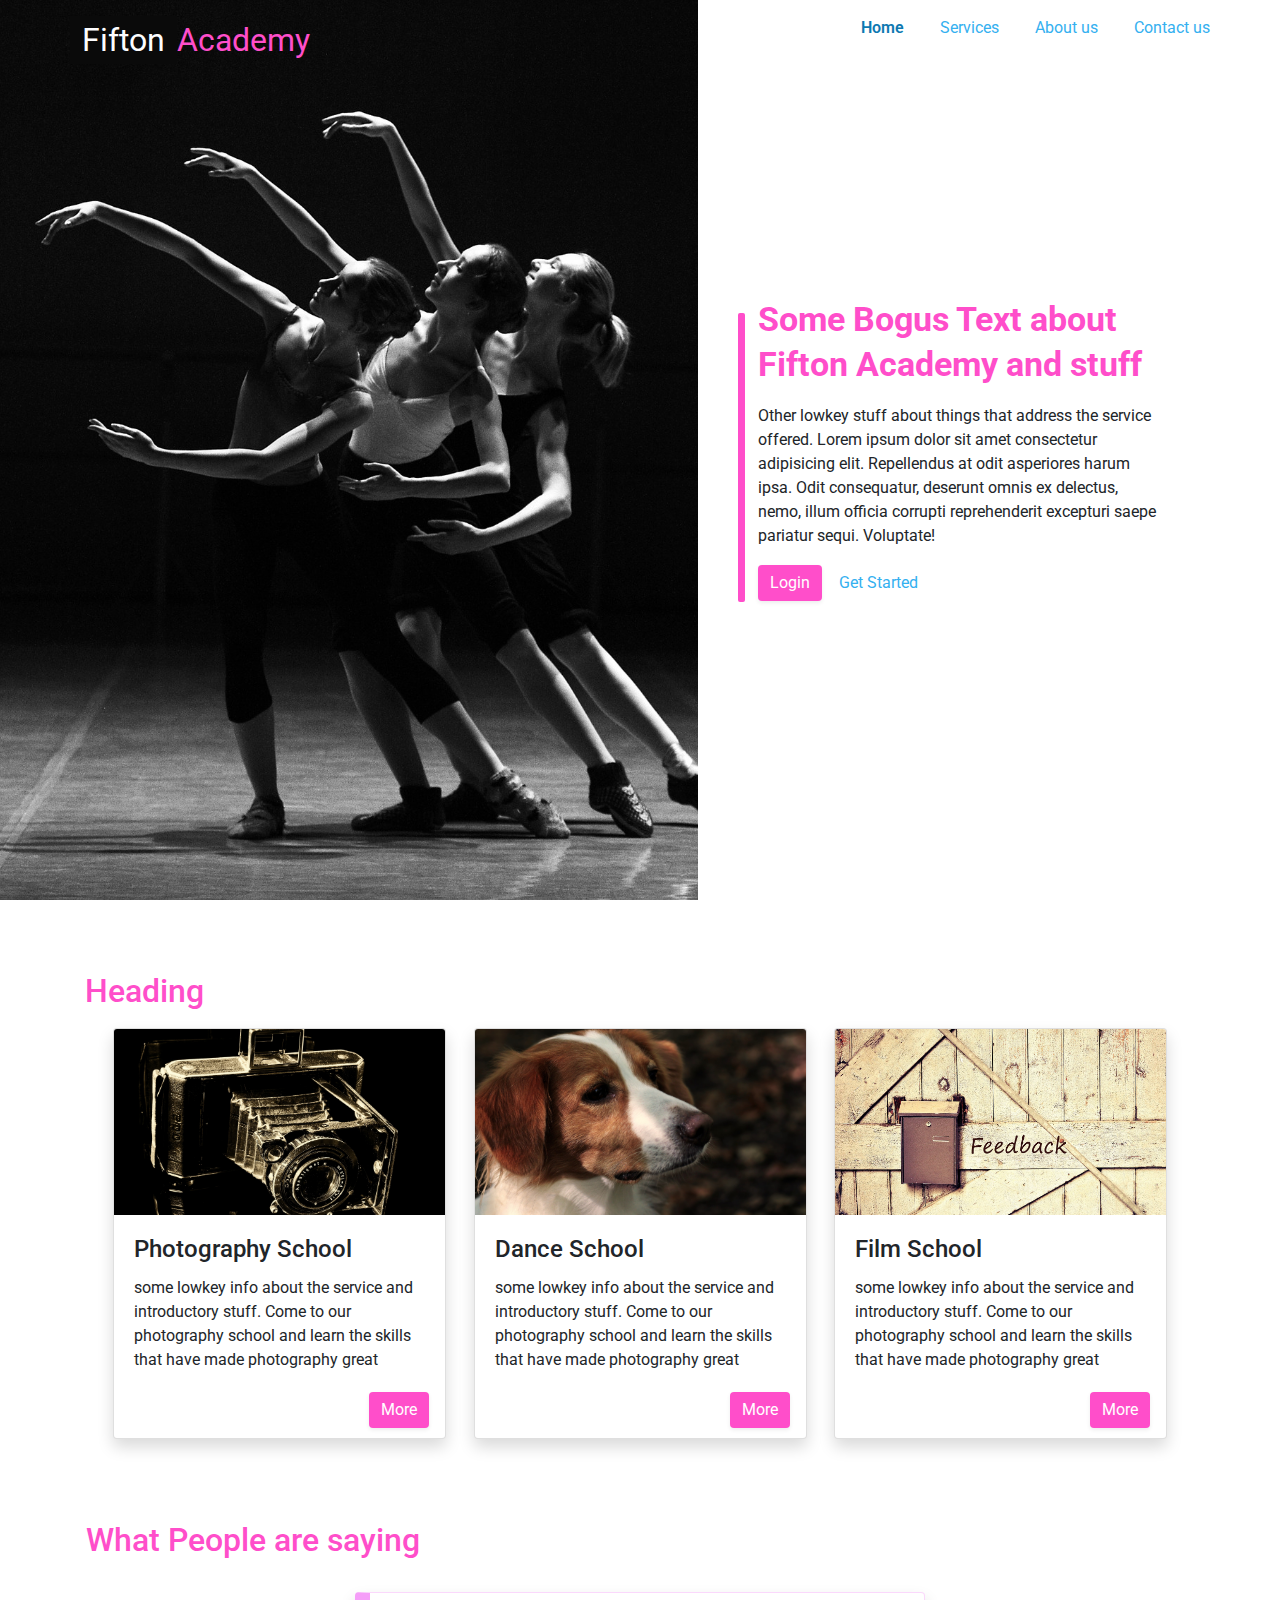
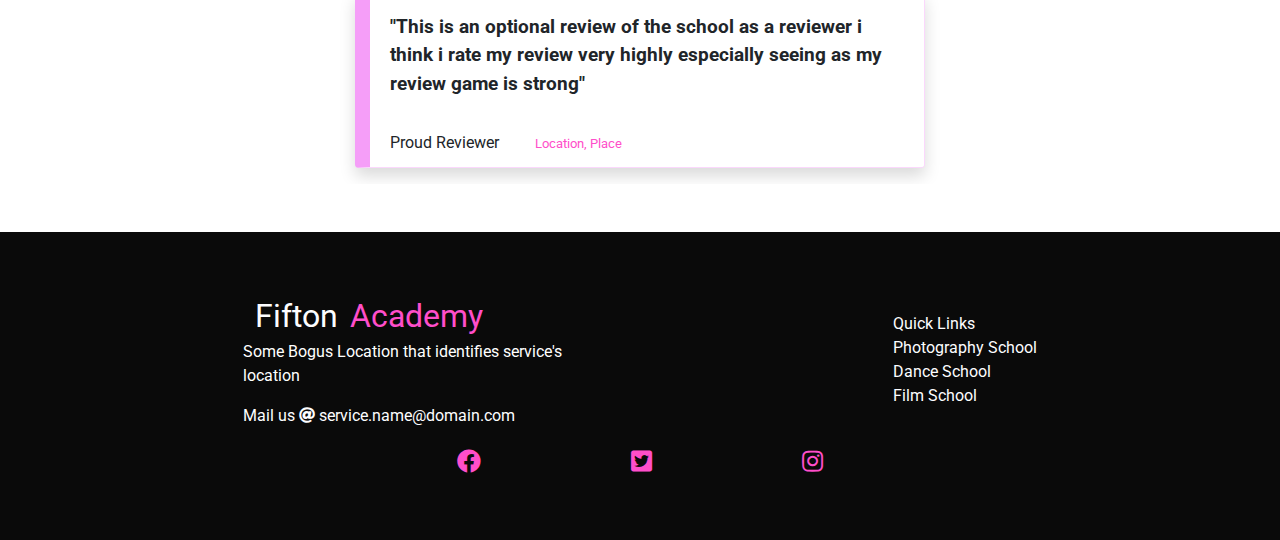
<file: templates/real/index.html>
<!DOCTYPE html>

<html lang="en" class="full">

<head>
    <meta charset="UTF-8">
    <meta name="viewport" content="width=device-width, initial-scale=1.0,shrink-to-fit=no">
    <meta http-equiv="X-UA-Compatible" content="ie=edge">
  
        <!--<link href="http://localhost:5000/bootstrap/css/bootstrap.min.css" rel="stylesheet"/>-->
    <link href="https://stackpath.bootstrapcdn.com/bootstrap/4.3.1/css/bootstrap.min.css" rel="stylesheet" integrity="sha384-ggOyR0iXCbMQv3Xipma34MD+dH/1fQ784/j6cY/iJTQUOhcWr7x9JvoRxT2MZw1T" crossorigin="anonymous">
    <link rel="stylesheet" href="https://cdnjs.cloudflare.com/ajax/libs/font-awesome/5.8.1/css/all.min.css" />
    <!--<link href="https://fonts.googleapis.com/css?family=Montserrat:500&display=swap" rel="stylesheet">-->
    <link href="https://fonts.googleapis.com/css?family=Roboto&display=swap" rel="stylesheet">

    <title>Fifton | Home</title>
 
</head>

<body>




  <header class=" top-left" style="width: 100%">
    <div class="container navigation-container">
        <div class="logo-div">

            <div class="logo ">
                <span class="dark light" style="display: inline-block; padding: 0 12px ">Fifton</span><span class="primary">Academy</span>
            </div>

        </div>
        <nav class="navbar" id="navigation">
            <ul class="unstyled">
                <li class="nav-item" ><a  id="link1" href="/" class="link active">Home</a></li>
                <li class="nav-item"><a id="link2" href="#services" class="link">Services</a></li>
                <li class="nav-item"><a id="link3" href="/about" class="link">About us</a></li>
                <li class="nav-item"><a id="link4" href="#contact" class="link">Contact us</a></li>
            </ul>
        </nav>
        <a id="toggle" href="#" class="btn link light" style="background: none; border:none">
            <i class="fas fa-bars"></i>
        </a>
    </div>
    
</header>





<div class="content flex full">
    <div class="haf" id="bg-image">

    </div>
    <div class="haf center " id="intro">
        <div class="interaction" style="width: 80%">
          
                <p class="primary large-text">
                        Some Bogus Text about Fifton Academy and stuff
                </p>
     
            <p class="small-text" style="width: 90%;">
                Other lowkey stuff about things that address the service offered. Lorem ipsum dolor sit amet consectetur adipisicing elit. Repellendus at odit asperiores harum ipsa. Odit consequatur, deserunt omnis ex delectus, nemo, illum officia corrupti reprehenderit excepturi saepe pariatur sequi. Voluptate!
            </p>
            <div class="button-div">
                <button class="btn btn-primary shadow-sm">
                    Login
                </button>
                <a href="#services" class="link btn">Get Started</a>
            </div>
        </div>
    </div>
</div>



<div class="services-div" >
    <div class="container">
            <h2 class="heading primary">Heading</h2>

           <div class="card-column flex" id="services">
                <div class="card shadow" id="camera">

                    <img class="card-img-top" src="87aeea60d65e9832ba12898fca2618b7.jpg">
                  <div class="card-body ">
                    <h4 class="card-title">Photography School</h4>
                    <p class="card-text">
                        some lowkey info about the service and introductory stuff. Come to our photography school and learn the skills that have made photography great
                    </p>
                  </div>
                    <div class="card-footer" style="text-align: right; padding: 0 1rem 0">
                        <a href="photo.html" class="btn btn-primary shadow-sm">
                           More
                        </a>
                    </div>
                </div>

                <div class="card shadow" id="dance">

                         <img class="card-img-top" src="75c1aa75c812ae82915ab5befd831435.jpg">
                        <div class="card-body">
                          <h4 class="card-title">Dance School</h4>
                            <p class="card-text">
                                some lowkey info about the service and introductory stuff. Come to our photography school and learn the skills that have made photography great
                            </p>


                        </div>
                        <div class="card-footer" style="text-align: right; padding: 0 1rem 0">
                            <a href="photo.html" class="btn btn-primary shadow-sm">
                                More
                            </a>
                        </div>
                      </div>

                      <div class="card shadow" id="film">

                          <img class="card-img-top" src="be69607ed1eda954bedb0386ff098827.jpg">
                            <div class="card-body">
                              <h4 class="card-title">Film School</h4>
                                <p class="card-text">
                                    some lowkey info about the service and introductory stuff. Come to our photography school and learn the skills that have made photography great
                                </p>
                            </div>
                          <div class="card-footer" style="text-align: right; padding: 0 1rem 0">
                              <a href="photo.html" class="btn btn-primary shadow-sm">
                                  More
                              </a>
                          </div>
                          </div>
            
            </div>


    </div>
    

    
</div>


<!--this part is optional-->
  <div class="review-div" style="margin: 0 0 3rem">

      <div class="container slideshow">
          <h2 class="heading primary" style="margin: 0rem 0 2rem 1rem">
              What People are saying
          </h2>
          <figure id="slideshow-figure" class="sliding-show">
              <div class="review">
                  <div class="card shadow">
                      <div class="card-body">
                          <p class="card-text">
                              "This is an optional review of the school
                              as a reviewer i think i rate my review very highly especially seeing as my review game is strong"
                          </p>

                      </div>
                      <div class="card-footer">
                          <span class="reviewer">Proud Reviewer</span> <small style="margin-left: 2rem" class="primary">
                          Location, Place
                      </small>
                      </div>
                  </div>
              </div>
              <div class="review">
                  <div class="card shadow">
                      <div class="card-body">
                          <p class="card-text">
                              "This is an optional review of the school
                              as a reviewer i think the first reviewer is full of his or herself "
                          </p>

                      </div>
                      <div class="card-footer">
                          <span class="reviewer">Salty Reviewer</span> <small style="margin-left: 2rem" class="primary">
                          Location, Place
                      </small>
                      </div>
                  </div>
              </div>
              <div class="review">
                  <div class="card shadow">
                      <div class="card-body">
                          <p class="card-text">
                              "This is an optional review of the school
                              as a reviewer i think i don't know what to say"
                          </p>

                      </div>
                      <div class="card-footer">
                          <span class="reviewer">Undecided Reviewer</span> <small style="margin-left: 2rem" class="primary">
                          Location, Salty Place
                      </small>
                      </div>
                  </div>
              </div>
          </figure>

      </div>
  </div>
<footer class="dark text-white" style="padding: 60px 30px">
<div class="container">
    <div  class="center" style="justify-content: space-around">
            <div class="logo-div" id="contact">

                <div class="logo ">
                    <span class="dark light" style="display: inline-block; padding: 0 12px ">Fifton</span><span class="primary">Academy</span>
                </div>
                <p id="info-address">
                    Some Bogus Location that
                    identifies service's location
                </p>
                <p id="info-mail">
                  <a href="mailto:someone@example.com" class="link light"> Mail us <i class="fas fa-at"></i> service.name@domain.com</a>
                </p>
                <!--<div class="info-numbers center">-->
                    <!--<ul class="unstyled">-->
                        <!--<li class="item"><a class="link" href="tel:+123456789">+23408077886</a></li>-->
                        <!--<li class="item"><a class="link" href="tel:+123456789">+23408077886</a></li>-->
                        <!--<li class="item"><a class="link" href="tel:+123456789">+23408077886</a></li>-->
                    <!--</ul>-->

                <!--</div>-->
            </div>
            <nav >
                <ul class="unstyled">
                    <li class="nav-item"><a href="/" class="link light">Quick Links</a></li>
                    <li class="nav-item"><a href="#services" class="link light">Photography School</a></li>
                    <li class="nav-item"><a href="/about" class="link light">Dance School</a></li>
                    <li class="nav-item"><a href="#contact" class="link light">Film School</a></li>
                </ul>
            </nav>
    </div>
    <div class="social center" style="width: 60%; margin: 0 auto; justify-content: space-evenly">
        <a href="% facebook_link%" class="link primary">
            <i class="fab fa-facebook"></i>
        </a>
        <a href="%twitter_link%" class="link primary">
            <i class="fab fa-twitter-square"></i>
        </a>
        <a href="%ig_link%" class="link primary">
            <i class="fab fa-instagram"></i>
        </a>
    </div>
</div>
</footer>

  <script
          src="https://code.jquery.com/jquery-3.4.1.min.js"
          integrity="sha256-CSXorXvZcTkaix6Yvo6HppcZGetbYMGWSFlBw8HfCJo="
          crossorigin="anonymous"></script>
  <script>
    let toggle = $("#toggle");
    let nav = $("#navigation");
    toggle.click(() => {
      toggle.toggleClass('active')
      nav.toggleClass('visible')
    })
      nav.click((e) => {
        if(e.target.id) {
          toggle.toggleClass('active')
          nav.toggleClass('visible')

        }
      })
  </script>
<script type="text/javascript" src="index.js"></script></body>

</html>
</file>
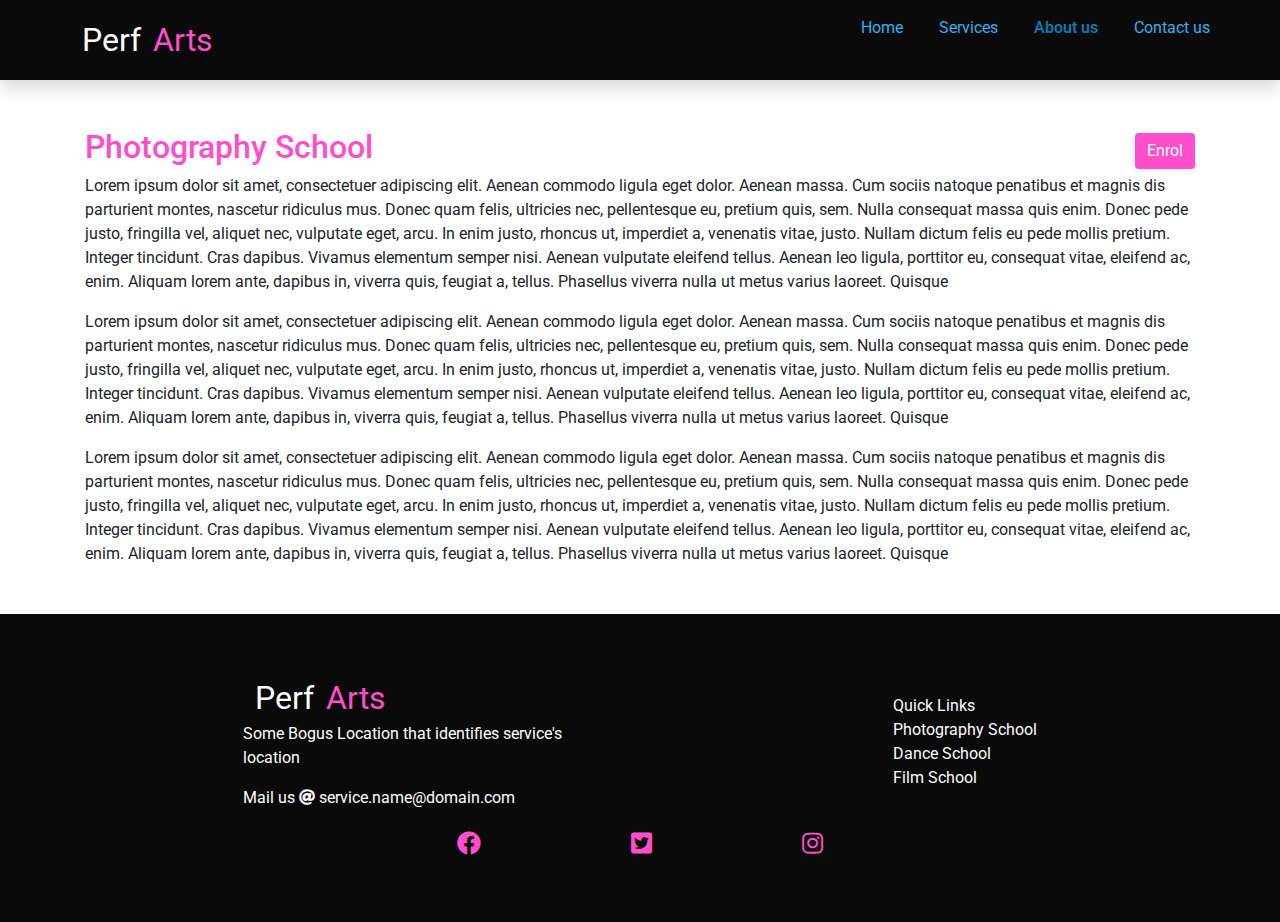
<file: templates/real/about.html>
<!DOCTYPE html>
<html lang="en" class="full">

<head>
    <meta charset="UTF-8">
    <meta name="viewport" content="width=device-width, initial-scale=1.0,shrink-to-fit=no">
    <meta http-equiv="X-UA-Compatible" content="ie=edge">

    <!--<link href="http://localhost:5000/bootstrap/css/bootstrap.min.css" rel="stylesheet"/>-->
    <link href="https://stackpath.bootstrapcdn.com/bootstrap/4.3.1/css/bootstrap.min.css" rel="stylesheet" integrity="sha384-ggOyR0iXCbMQv3Xipma34MD+dH/1fQ784/j6cY/iJTQUOhcWr7x9JvoRxT2MZw1T" crossorigin="anonymous">
    <link rel="stylesheet" href="https://cdnjs.cloudflare.com/ajax/libs/font-awesome/5.8.1/css/all.min.css" />
    <!--<link href="https://fonts.googleapis.com/css?family=Montserrat:500&display=swap" rel="stylesheet">-->
    <link href="https://fonts.googleapis.com/css?family=Roboto&display=swap" rel="stylesheet">

    <title>Perfarts | About</title>

</head>

<body>

    <header class="dark shadow" style="width: 100%;  ">
        <div class="container navigation-container">
            <div class="logo-div">

                <div class="logo ">
                    <span class="dark light" style="display: inline-block; padding: 0 12px ">Perf</span><span class="primary">Arts</span>
                </div>

            </div>
            <nav class="navbar" id="navigation">
                <ul class="unstyled">
                    <li class="nav-item" ><a  id="link1" href="/" class="link">Home</a></li>
                    <li class="nav-item"><a id="link2" href="#services" class="link">Services</a></li>
                    <li class="nav-item"><a id="link3" href="/about" class="link  active">About us</a></li>
                    <li class="nav-item"><a id="link4" href="#contact" class="link">Contact us</a></li>
                </ul>
            </nav>
            <a id="toggle" href="#" class="btn link light" style="background: none; border:none">
                <i class="fas fa-bars"></i>
            </a>
        </div>

    </header>




    <div class="content" style="margin: 3rem 0 ">
        <div class="container">
            <div class="heading center" style="justify-content: space-between">
                <h2 class="heading primary">Photography School</h2>
                <a href="#enrol" class="btn btn-primary shadow-sm">
                    Enrol
                </a>
            </div>


            <div class="about-us">
                <p id="intro">
                    Lorem ipsum dolor sit amet, consectetuer adipiscing elit. Aenean commodo ligula eget dolor. Aenean massa. Cum sociis natoque penatibus et magnis dis parturient montes, nascetur ridiculus mus. Donec quam felis, ultricies nec, pellentesque eu, pretium quis, sem. Nulla consequat massa quis enim. Donec pede justo, fringilla vel, aliquet nec, vulputate eget, arcu. In enim justo, rhoncus ut, imperdiet a, venenatis vitae, justo. Nullam dictum felis eu pede mollis pretium. Integer tincidunt. Cras dapibus. Vivamus elementum semper nisi. Aenean vulputate eleifend tellus. Aenean leo ligula, porttitor eu, consequat vitae, eleifend ac, enim. Aliquam lorem ante, dapibus in, viverra quis, feugiat a, tellus. Phasellus viverra nulla ut metus varius laoreet. Quisque
                </p>
                <p id="other-things">
                    Lorem ipsum dolor sit amet, consectetuer adipiscing elit. Aenean commodo ligula eget dolor. Aenean massa. Cum sociis natoque penatibus et magnis dis parturient montes, nascetur ridiculus mus. Donec quam felis, ultricies nec, pellentesque eu, pretium quis, sem. Nulla consequat massa quis enim. Donec pede justo, fringilla vel, aliquet nec, vulputate eget, arcu. In enim justo, rhoncus ut, imperdiet a, venenatis vitae, justo. Nullam dictum felis eu pede mollis pretium. Integer tincidunt. Cras dapibus. Vivamus elementum semper nisi. Aenean vulputate eleifend tellus. Aenean leo ligula, porttitor eu, consequat vitae, eleifend ac, enim. Aliquam lorem ante, dapibus in, viverra quis, feugiat a, tellus. Phasellus viverra nulla ut metus varius laoreet. Quisque
                </p>
                <p id="my-dear-god">
                    Lorem ipsum dolor sit amet, consectetuer adipiscing elit. Aenean commodo ligula eget dolor. Aenean massa. Cum sociis natoque penatibus et magnis dis parturient montes, nascetur ridiculus mus. Donec quam felis, ultricies nec, pellentesque eu, pretium quis, sem. Nulla consequat massa quis enim. Donec pede justo, fringilla vel, aliquet nec, vulputate eget, arcu. In enim justo, rhoncus ut, imperdiet a, venenatis vitae, justo. Nullam dictum felis eu pede mollis pretium. Integer tincidunt. Cras dapibus. Vivamus elementum semper nisi. Aenean vulputate eleifend tellus. Aenean leo ligula, porttitor eu, consequat vitae, eleifend ac, enim. Aliquam lorem ante, dapibus in, viverra quis, feugiat a, tellus. Phasellus viverra nulla ut metus varius laoreet. Quisque
                </p>
            </div>
        </div>
    </div>
    <footer class="dark text-white" style="padding: 60px 30px">
        <div class="container">
            <div  class="center" style="justify-content: space-around">
                <div class="logo-div" id="contact">

                    <div class="logo ">
                        <span class="dark light" style="display: inline-block; padding: 0 12px ">Perf</span><span class="primary">Arts</span>
                    </div>
                    <p id="info-address">
                        Some Bogus Location that
                        identifies service's location
                    </p>
                    <p id="info-mail">
                        <a href="mailto:someone@example.com" class="link light"> Mail us <i class="fas fa-at"></i> service.name@domain.com</a>
                    </p>

                </div>
                <nav >
                    <ul class="unstyled">
                        <li class="nav-item"><a href="/" class="link light">Quick Links</a></li>
                        <li class="nav-item"><a href="#services" class="link light">Photography School</a></li>
                        <li class="nav-item"><a href="/about" class="link light">Dance School</a></li>
                        <li class="nav-item"><a href="#contact" class="link light">Film School</a></li>
                    </ul>
                </nav>
            </div>
            <div class="social center" style="width: 60%; margin: 0 auto; justify-content: space-evenly">
                <a href="% facebook_link%" class="link primary">
                    <i class="fab fa-facebook"></i>
                </a>
                <a href="%twitter_link%" class="link primary">
                    <i class="fab fa-twitter-square"></i>
                </a>
                <a href="%ig_link%" class="link primary">
                    <i class="fab fa-instagram"></i>
                </a>
            </div>
        </div>
    </footer>
    <script
            src="https://code.jquery.com/jquery-3.4.1.min.js"
            integrity="sha256-CSXorXvZcTkaix6Yvo6HppcZGetbYMGWSFlBw8HfCJo="
            crossorigin="anonymous"></script>
    <script>
      let toggle = $("#toggle");
      let nav = $("#navigation");
      toggle.click(() => {
        toggle.toggleClass('active')
        nav.toggleClass('visible')
      })
      nav.click((e) => {
        if(e.target.id) {
          toggle.toggleClass('active')
          nav.toggleClass('visible')

        }
      })
    </script>
<script type="text/javascript" src="about.js"></script></body>

</html>
</file>
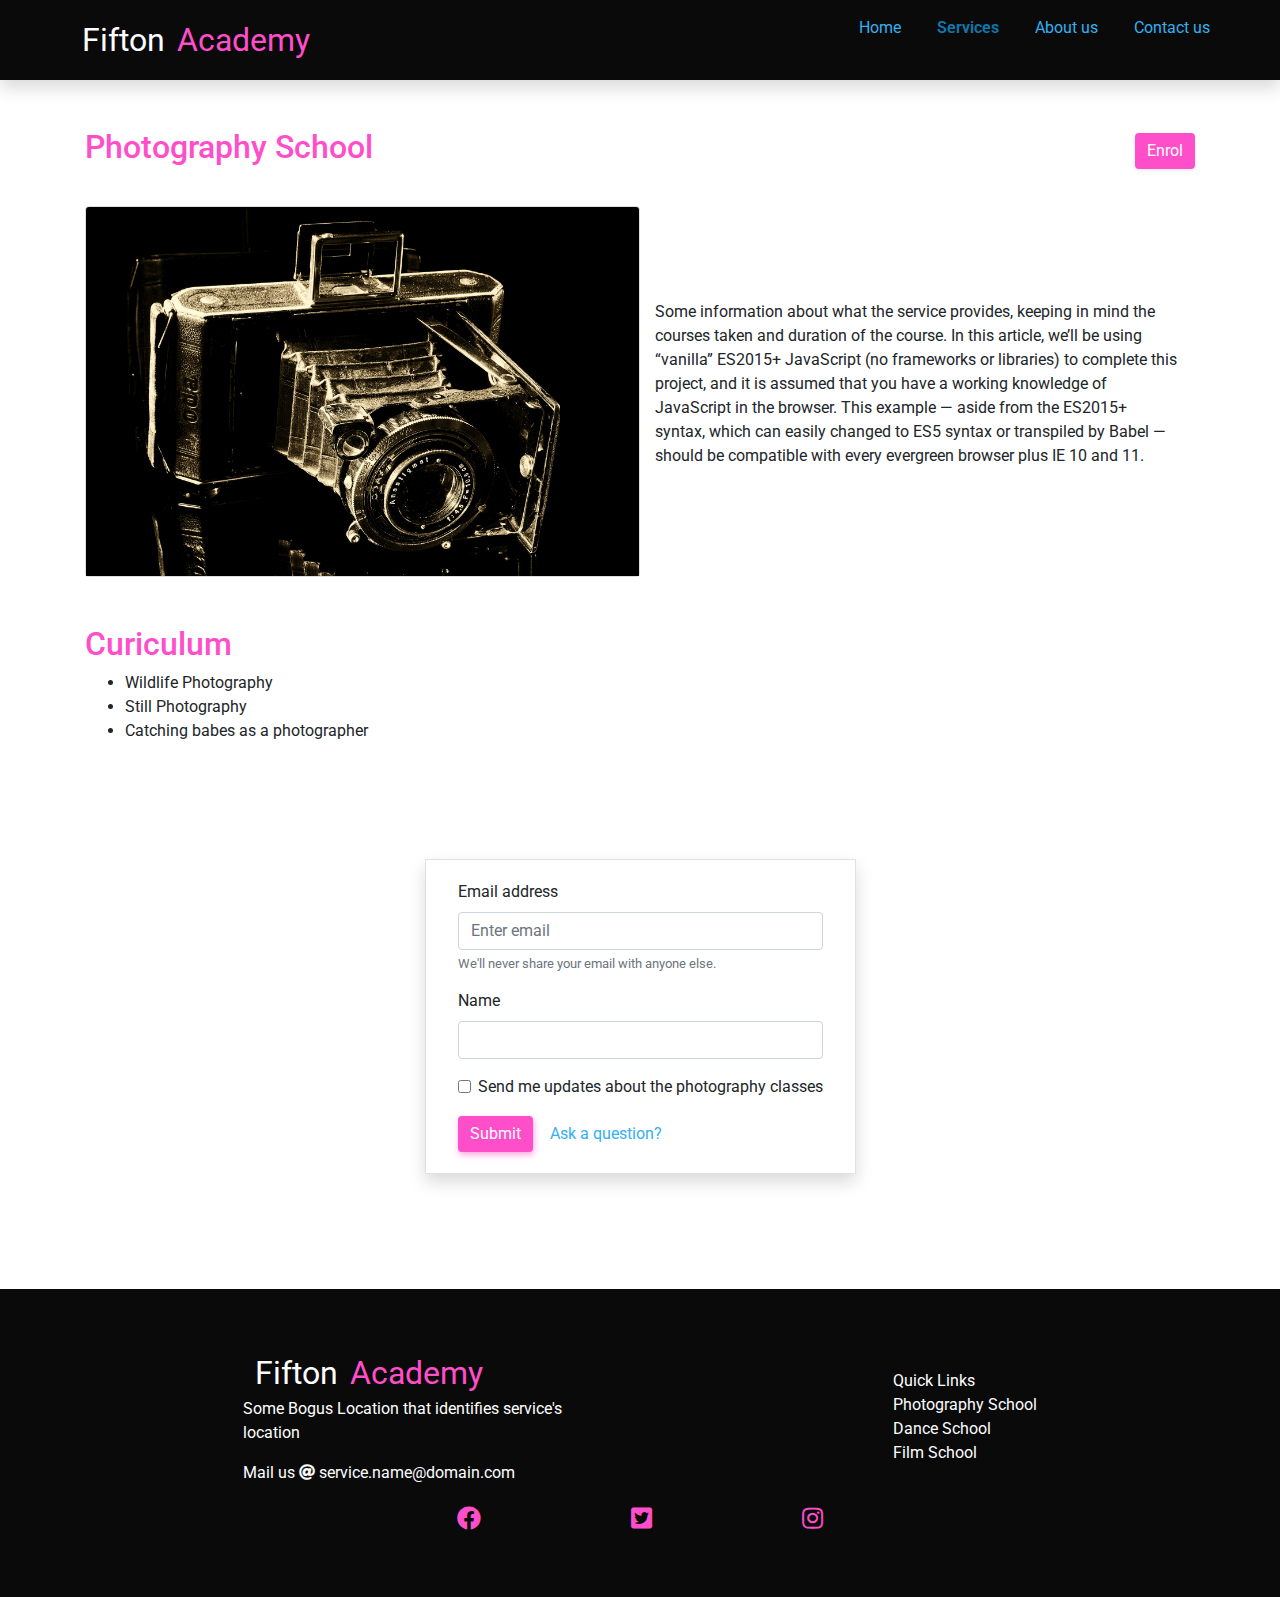
<file: templates/real/photo.html>
<!DOCTYPE html>
<html lang="en" class="full">

<head>
    <meta charset="UTF-8">
    <meta name="viewport" content="width=device-width, initial-scale=1.0,shrink-to-fit=no">
    <meta http-equiv="X-UA-Compatible" content="ie=edge">

    <!--<link href="http://localhost:5000/bootstrap/css/bootstrap.min.css" rel="stylesheet"/>-->
    <link href="https://stackpath.bootstrapcdn.com/bootstrap/4.3.1/css/bootstrap.min.css" rel="stylesheet" integrity="sha384-ggOyR0iXCbMQv3Xipma34MD+dH/1fQ784/j6cY/iJTQUOhcWr7x9JvoRxT2MZw1T" crossorigin="anonymous">
    <link rel="stylesheet" href="https://cdnjs.cloudflare.com/ajax/libs/font-awesome/5.8.1/css/all.min.css" />
    <!--<link href="https://fonts.googleapis.com/css?family=Montserrat:500&display=swap" rel="stylesheet">-->
    <link href="https://fonts.googleapis.com/css?family=Roboto&display=swap" rel="stylesheet">

    <title>Fifton | Photo</title>

</head>

<body>

<header class="dark shadow" style="width: 100%;  ">
    <div class="container navigation-container">
        <div class="logo-div">

            <div class="logo ">
                <span class="dark light" style="display: inline-block; padding: 0 12px ">Fifton</span><span class="primary">Academy</span>
            </div>

        </div>
        <nav class="navbar" id="navigation">
            <ul class="unstyled">
                <li class="nav-item" ><a  id="link1" href="/" class="link">Home</a></li>
                <li class="nav-item"><a id="link2" href="#services" class="link active">Services</a></li>
                <li class="nav-item"><a id="link3" href="/about" class="link">About us</a></li>
                <li class="nav-item"><a id="link4" href="#contact" class="link">Contact us</a></li>
            </ul>
        </nav>
        <a id="toggle" href="#" class="btn link light" style="background: none; border:none">
            <i class="fas fa-bars"></i>
        </a>
    </div>

</header>




<div class="content" style="margin: 3rem 0 ">
    <div class="container">
        <div class="heading center" style="justify-content: space-between">
            <h2 class="heading primary">Photography School</h2>
            <a href="#enrol" class="btn btn-primary shadow-sm">
                Enrol
            </a>
        </div>
    </div>

    <div class="next container flex" style="margin-top: 2rem">

        <div class="haf ">


            <div class="card none">
                        <img class="card-img-top" src="87aeea60d65e9832ba12898fca2618b7.jpg">
            </div>




        </div>

        <div class="haf center" style="align-items: center">
            <div class="container">
                <p class="explain">
                    Some information about what the service provides, keeping in mind the courses taken and duration of the course. In this article, we’ll be using “vanilla” ES2015+ JavaScript (no frameworks or libraries) to complete this project, and it is assumed that you have a working knowledge of JavaScript in the browser. This example — aside from the ES2015+ syntax, which can easily changed to ES5 syntax or transpiled by Babel — should
                    be compatible with every evergreen browser plus IE 10 and 11.

                </p>
            </div>
        </div>
    </div>
</div>
<div>


</div>

<div class="curriculum" style="margin: 3rem 0 ">
    <div class="container">
        <h2 class="heading primary">Curiculum</h2>

        <div class="holder">
            <ul class="curriculum-list">
                <li class="curriculum-item">Wildlife Photography</li>
                <li class="curriculum-item">Still Photography</li>
                <li class="curriculum-item">Catching babes as a photographer</li>
            </ul>
        </div>
    </div>
</div>

<div class="enrol" style="margin: 3rem 0; ">

    <div class="container center" style="justify-content: center; height: 50vh">
        <form action="%action_done%" class="border shadow" id="enrol" style="padding:20px 2rem">
            <div class="form-group">
                <label for="exampleInputEmail1">Email address</label>
                <input type="email" class="form-control" id="exampleInputEmail1" aria-describedby="emailHelp" placeholder="Enter email">
                <small id="emailHelp" class="form-text text-muted">We'll never share your email with anyone else.</small>
            </div>
            <div class="form-group">
                <label for="name">Name</label>
                <input type="text" class="form-control" id="name" name="name">
            </div>
            <div class="form-check">
                <input type="checkbox" class="form-check-input" id="exampleCheck1">
                <label class="form-check-label" for="exampleCheck1">Send me updates about the photography classes </label>
            </div>
            <div class="form-submit" style="margin-top: 1rem">
            <button type="submit" class="btn btn-primary">Submit</button>  <a href="/" class="link btn">Ask a question?</a>
            </div>
        </form>
    </div>
</div>

<footer class="dark text-white" style="padding: 60px 30px">
    <div class="container">
        <div  class="center" style="justify-content: space-around">
            <div class="logo-div" id="contact">

                <div class="logo ">
                    <span class="dark light" style="display: inline-block; padding: 0 12px ">Fifton</span><span class="primary">Academy</span>
                </div>
                <p id="info-address">
                    Some Bogus Location that
                    identifies service's location
                </p>
                <p id="info-mail">
                    <a href="mailto:someone@example.com" class="link light"> Mail us <i class="fas fa-at"></i> service.name@domain.com</a>
                </p>
                <!--<div class="info-numbers center">-->
                <!--<ul class="unstyled">-->
                <!--<li class="item"><a class="link" href="tel:+123456789">+23408077886</a></li>-->
                <!--<li class="item"><a class="link" href="tel:+123456789">+23408077886</a></li>-->
                <!--<li class="item"><a class="link" href="tel:+123456789">+23408077886</a></li>-->
                <!--</ul>-->

                <!--</div>-->
            </div>
            <nav >
                <ul class="unstyled">
                    <li class="nav-item"><a href="/" class="link light">Quick Links</a></li>
                    <li class="nav-item"><a href="#services" class="link light">Photography School</a></li>
                    <li class="nav-item"><a href="/about" class="link light">Dance School</a></li>
                    <li class="nav-item"><a href="#contact" class="link light">Film School</a></li>
                </ul>
            </nav>
        </div>
        <div class="social center" style="width: 60%; margin: 0 auto; justify-content: space-evenly">
            <a href="% facebook_link%" class="link primary">
                <i class="fab fa-facebook"></i>
            </a>
            <a href="%twitter_link%" class="link primary">
                <i class="fab fa-twitter-square"></i>
            </a>
            <a href="%ig_link%" class="link primary">
                <i class="fab fa-instagram"></i>
            </a>
        </div>
    </div>
</footer>


<script
        src="https://code.jquery.com/jquery-3.4.1.min.js"
        integrity="sha256-CSXorXvZcTkaix6Yvo6HppcZGetbYMGWSFlBw8HfCJo="
        crossorigin="anonymous"></script>
<script>
  let toggle = $("#toggle");
  let nav = $("#navigation");
  toggle.click(() => {
    toggle.toggleClass('active')
    nav.toggleClass('visible')
  })
  nav.click((e) => {
    if(e.target.id) {
      toggle.toggleClass('active')
      nav.toggleClass('visible')

    }
  })
</script>
<script type="text/javascript" src="photo.js"></script></body>

</html>
</file>
